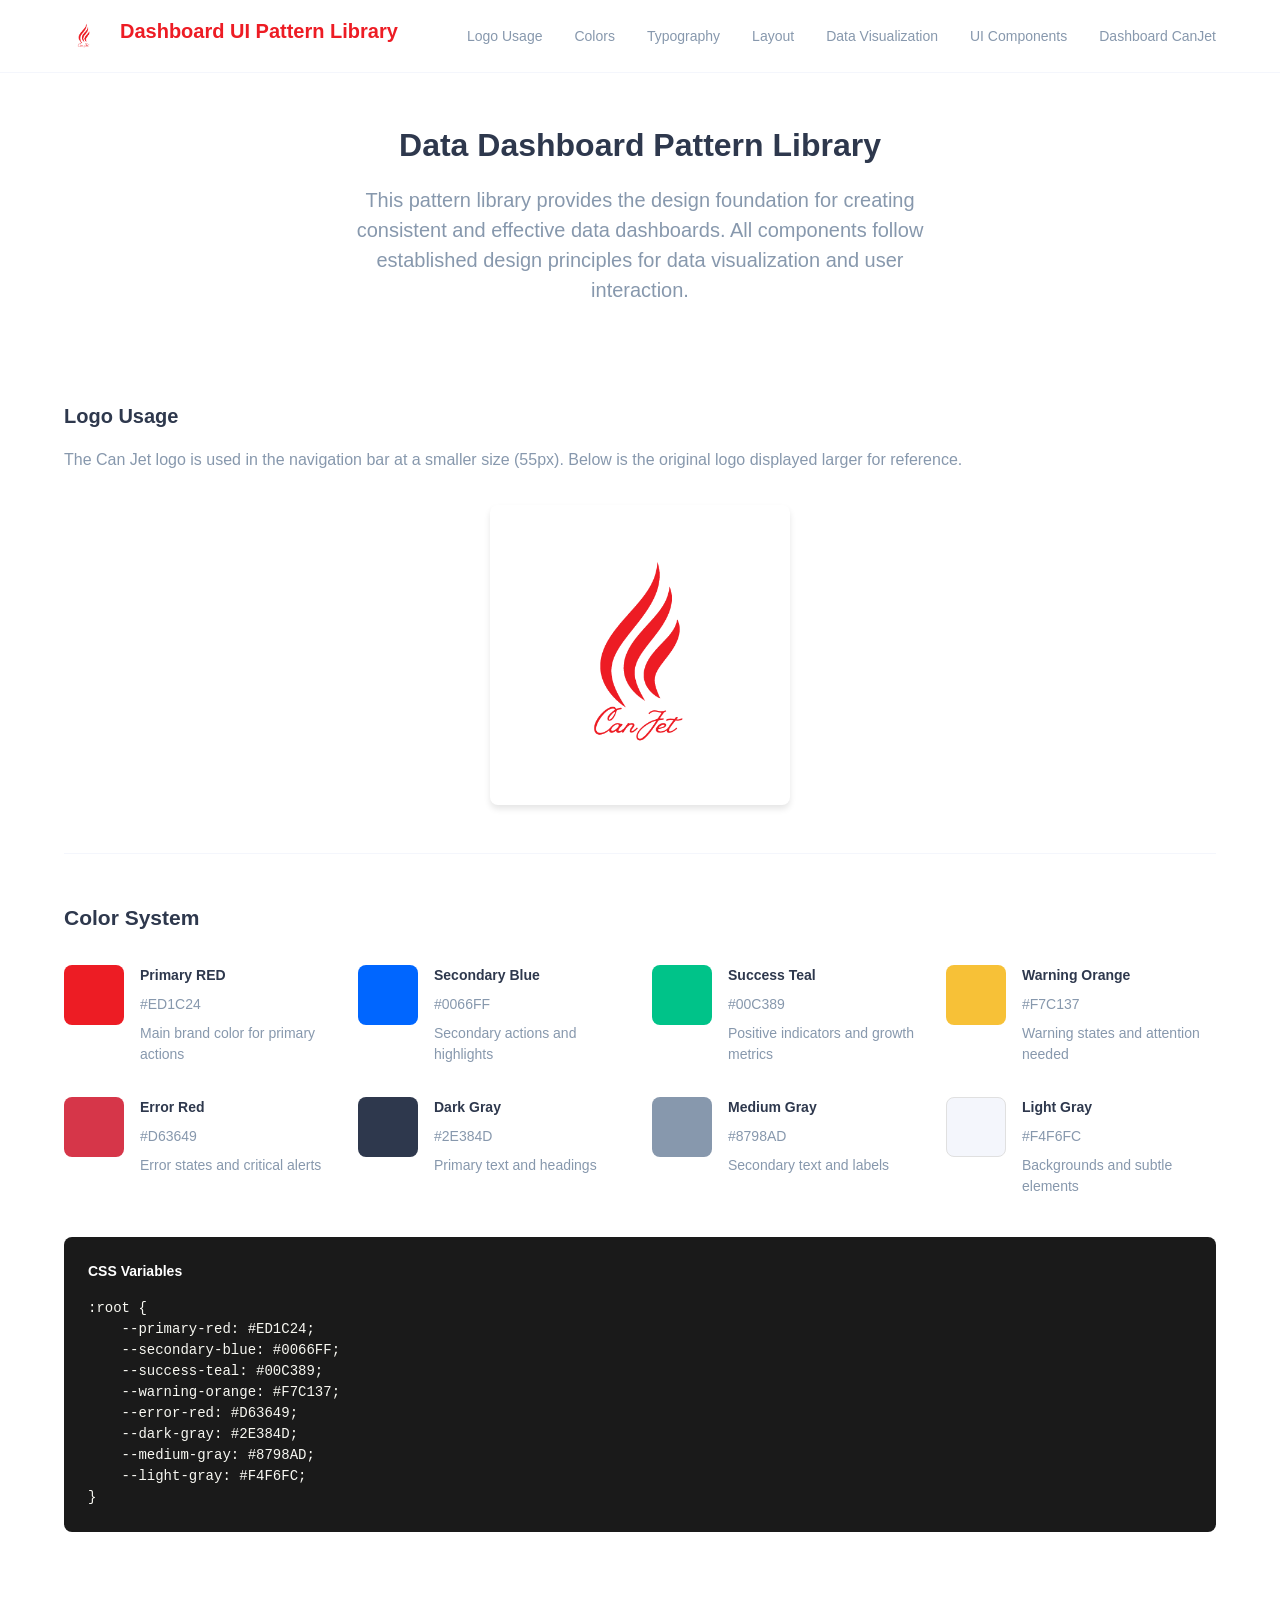
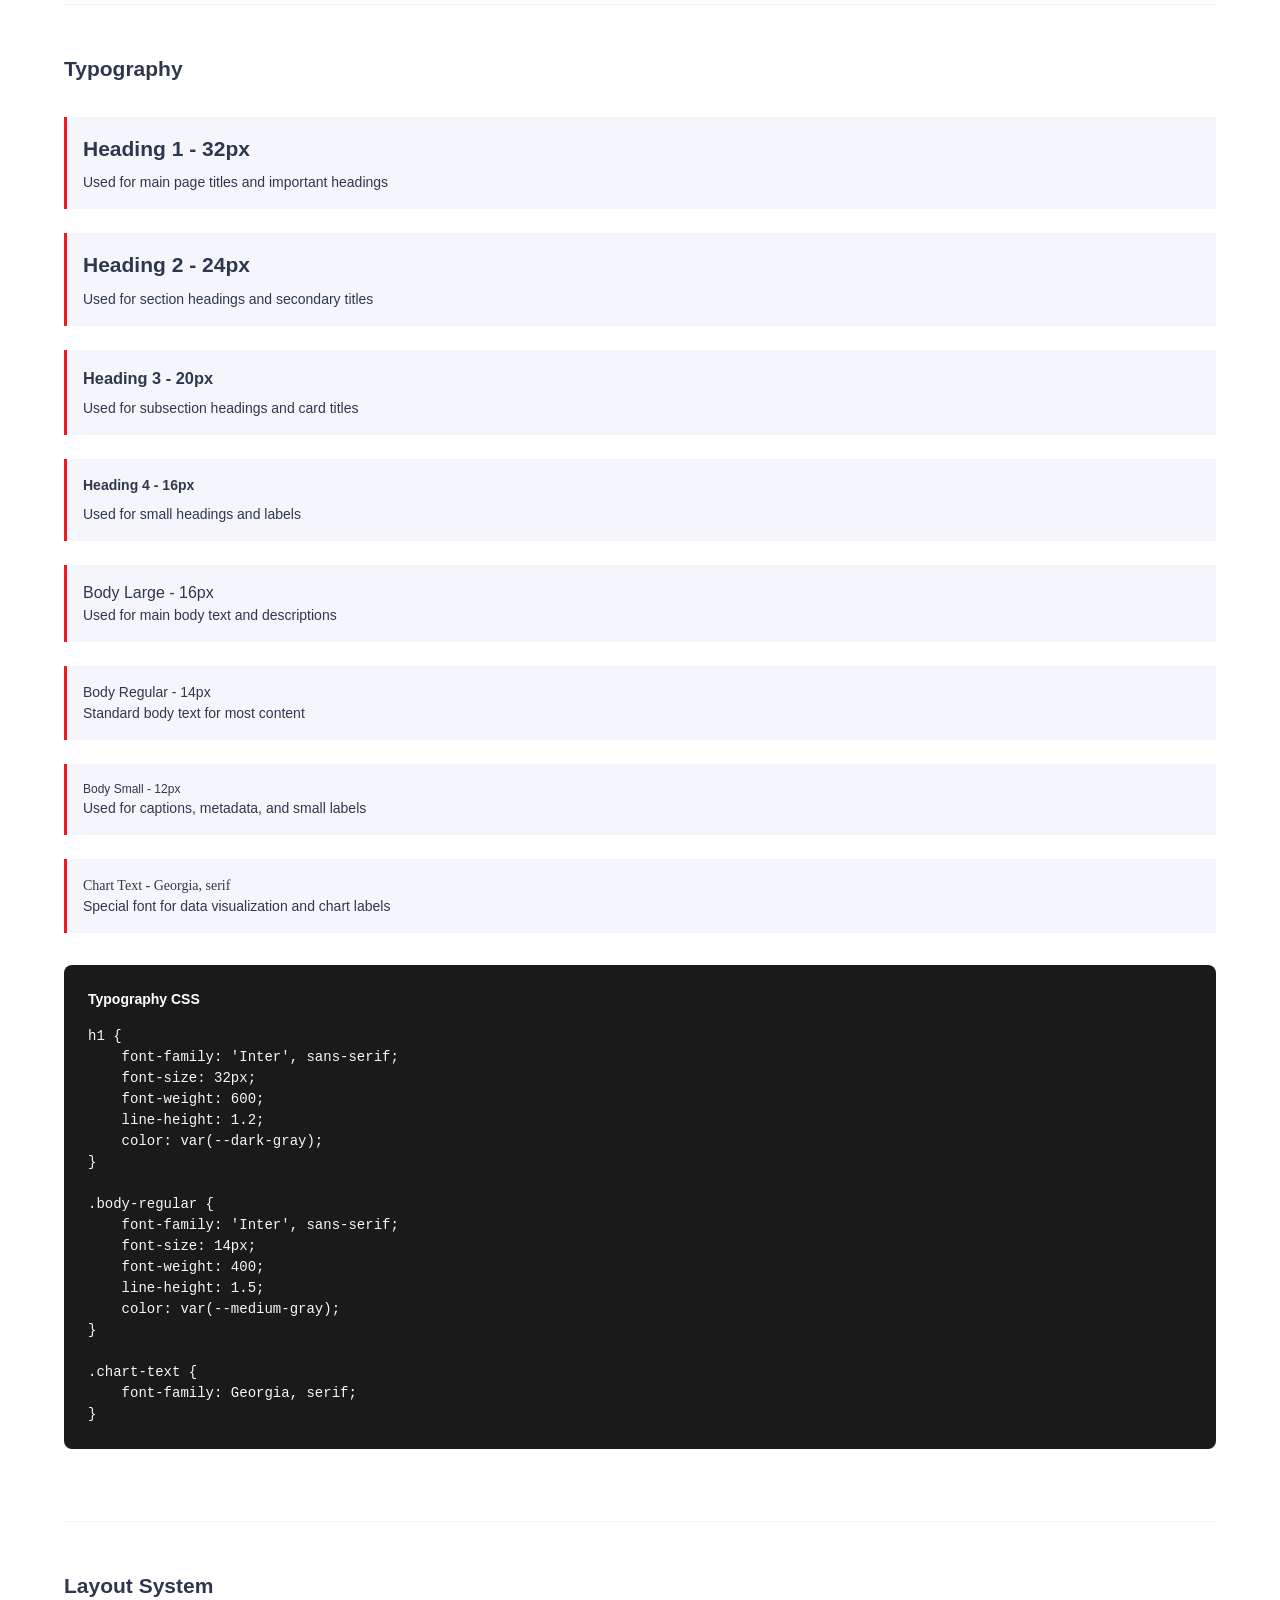
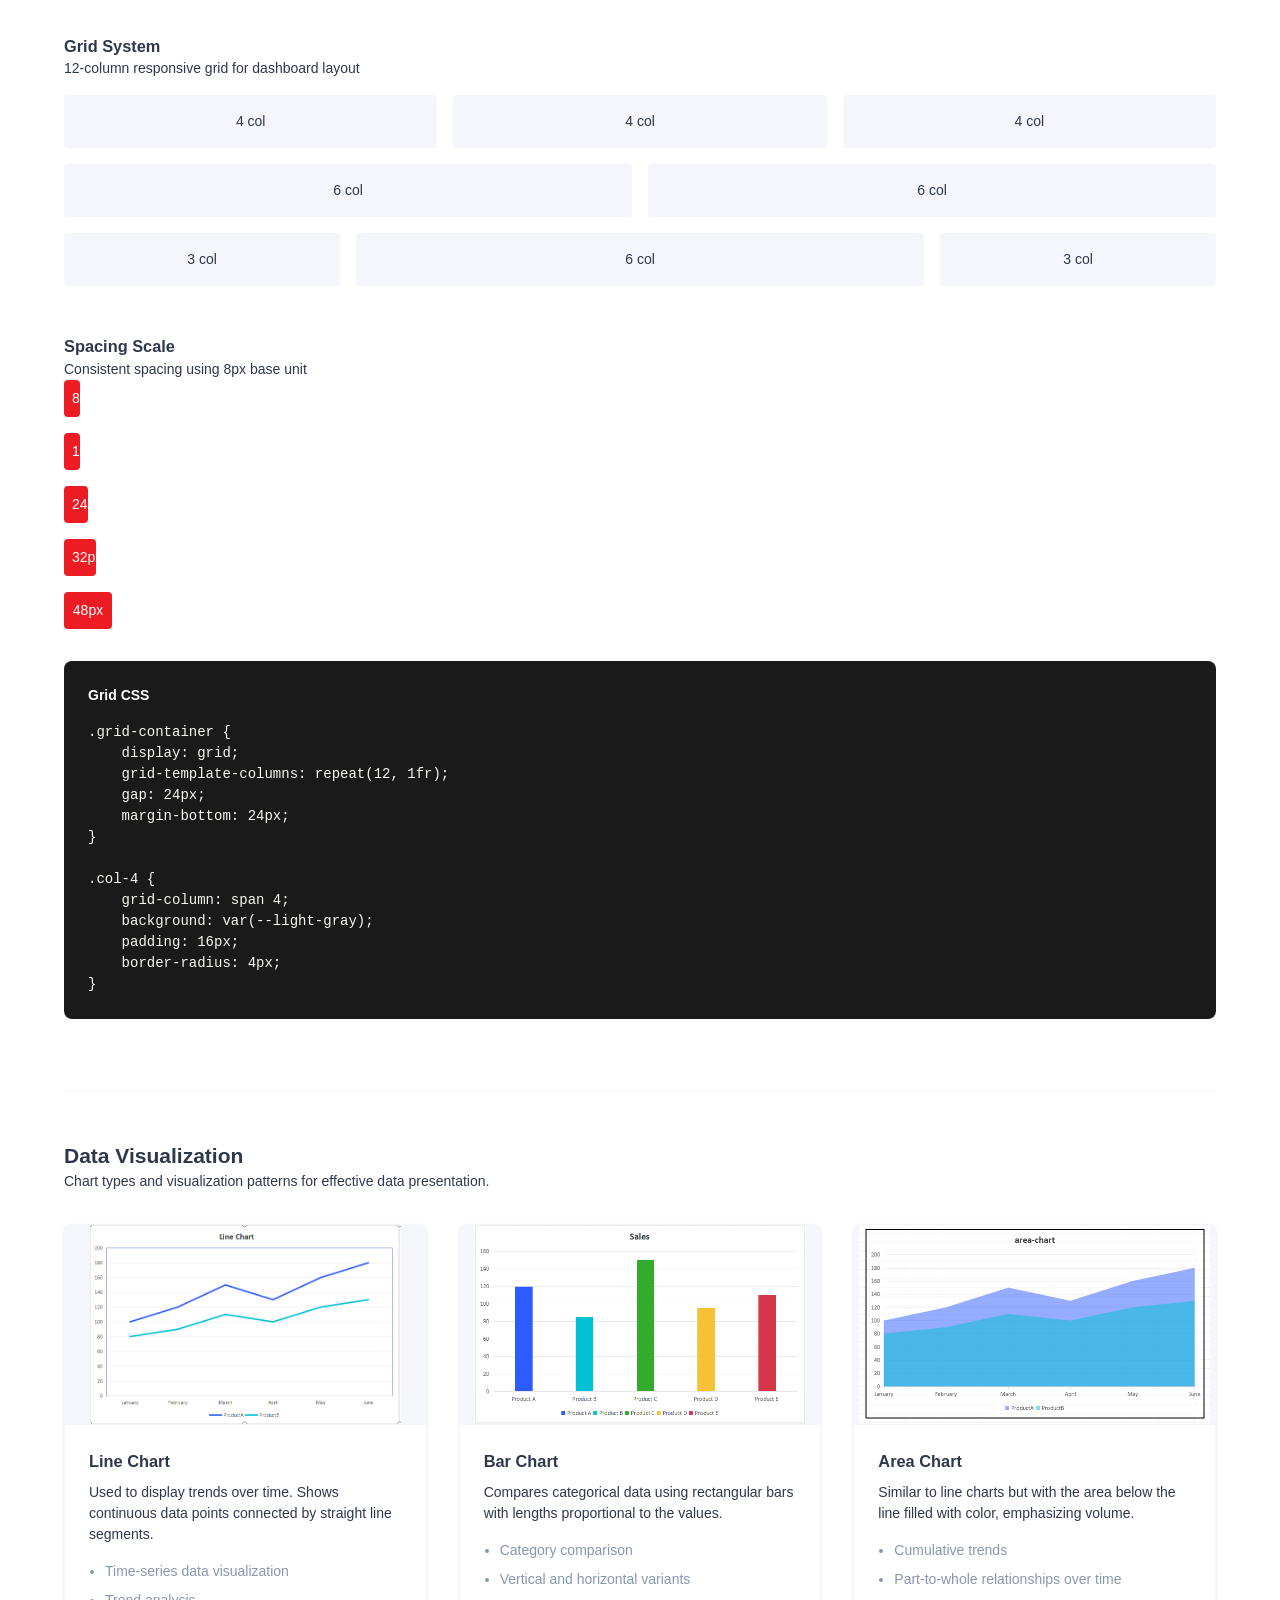
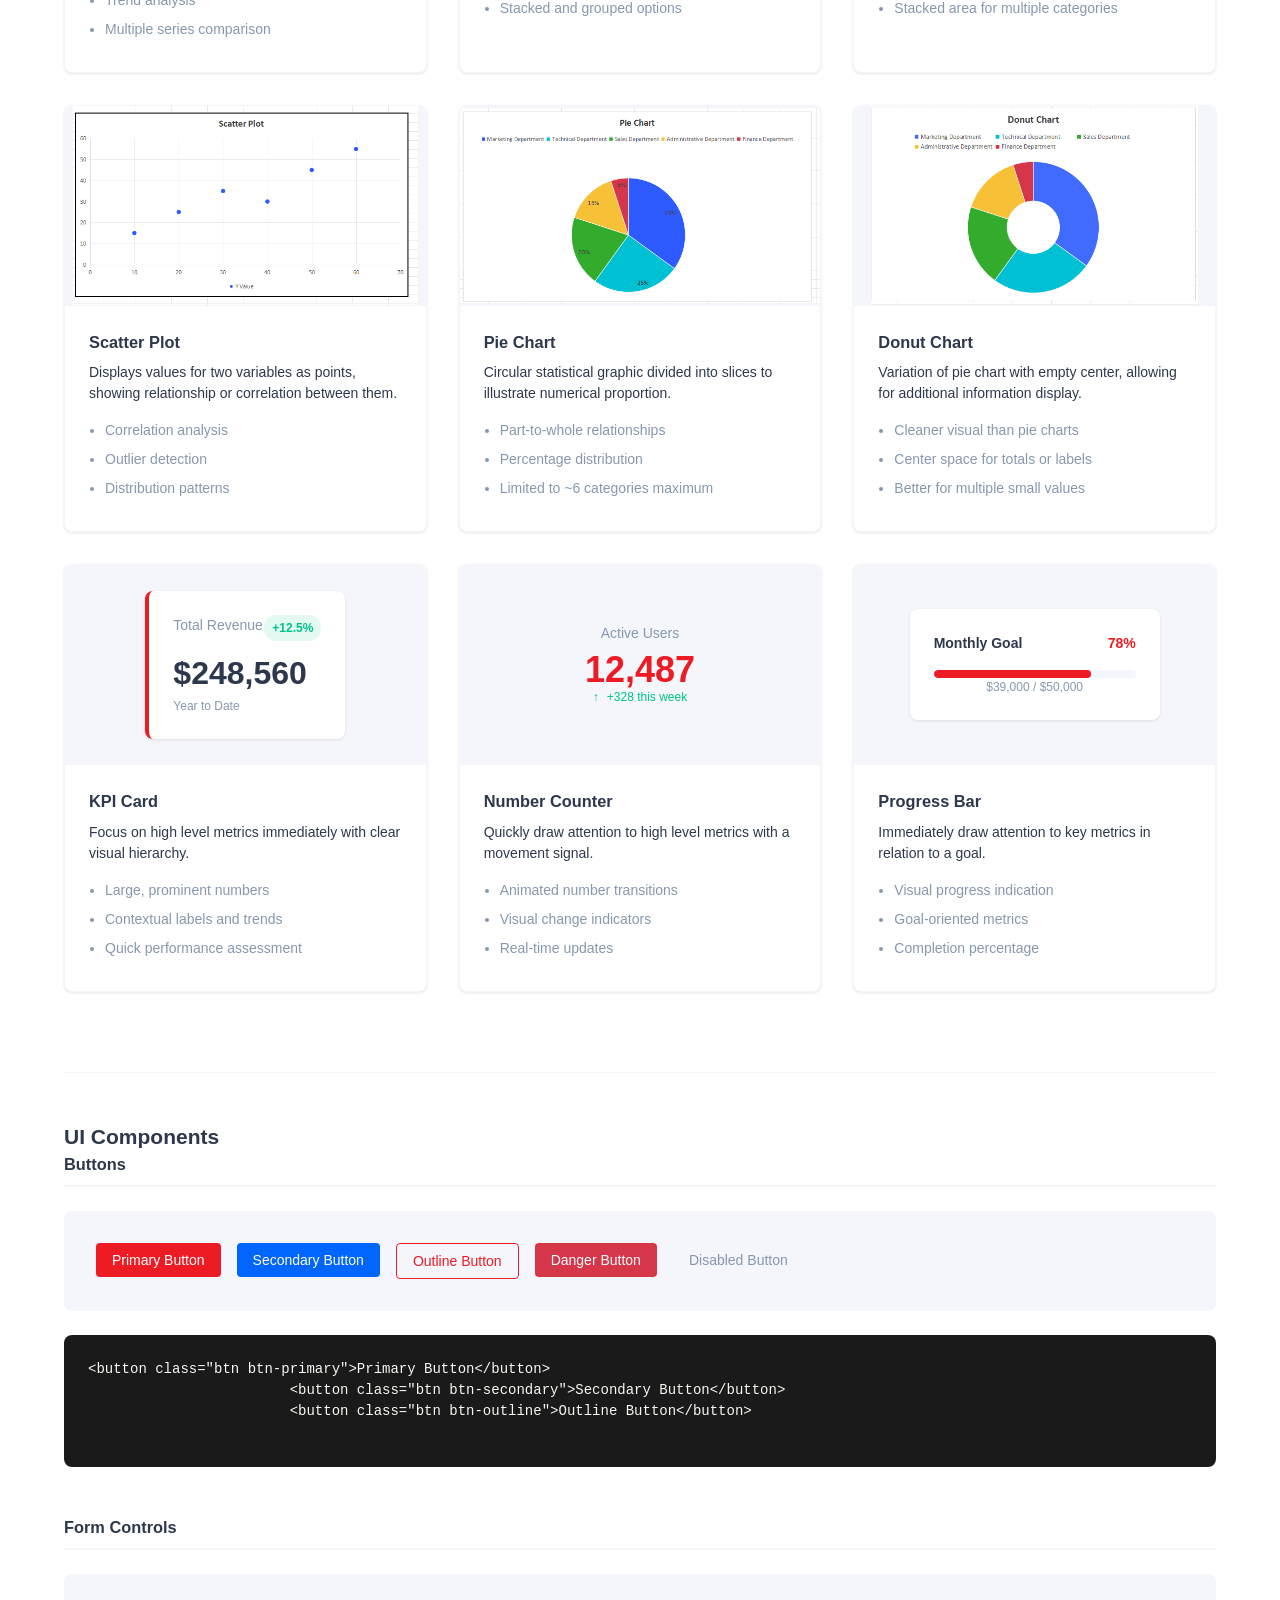
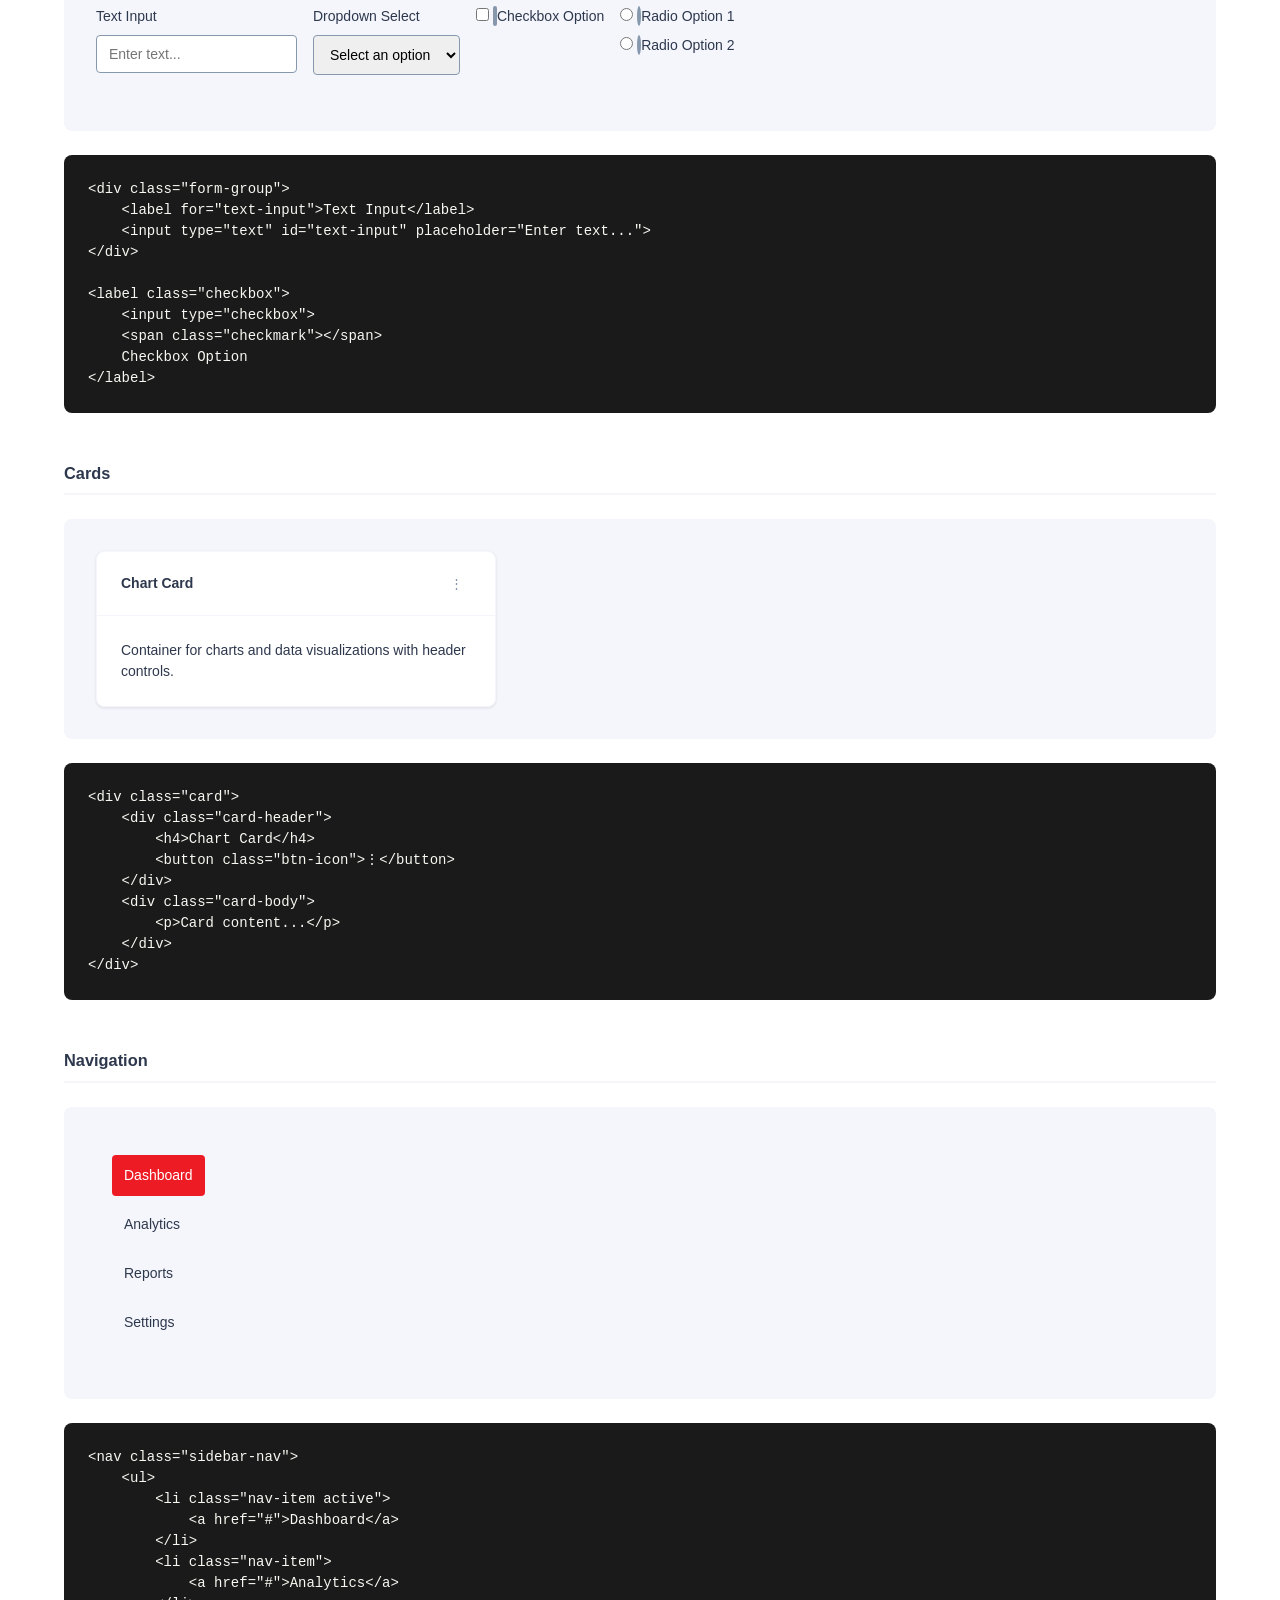
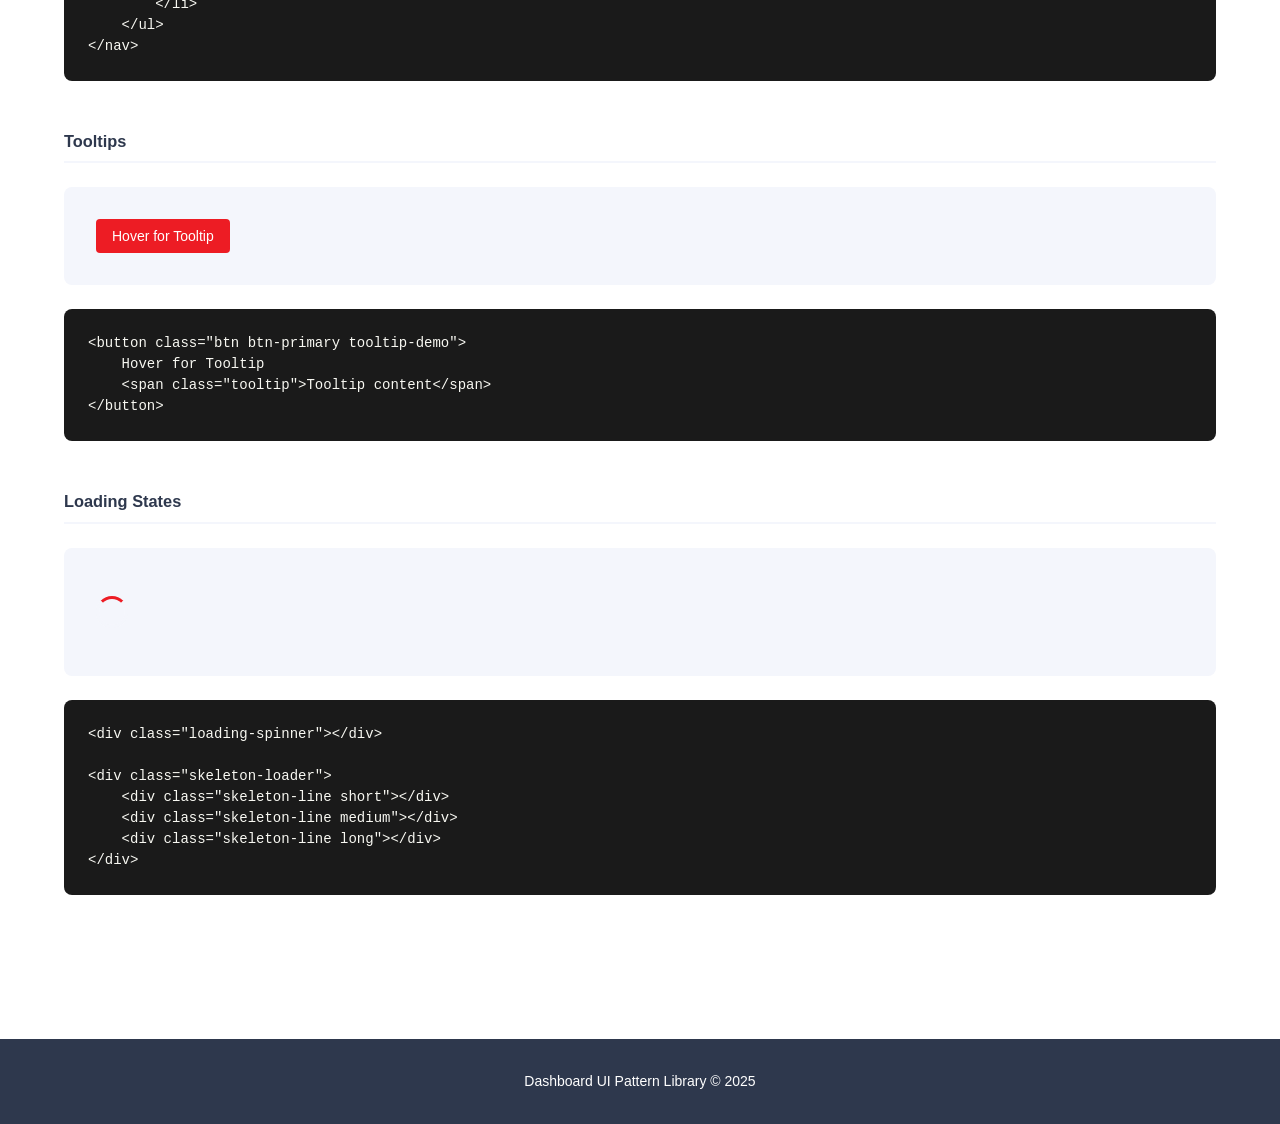
<file: index.html>
<!DOCTYPE html>
<html lang="en">

<head>
    <meta charset="UTF-8">
    <meta name="viewport" content="width=device-width, initial-scale=1.0">
    <title>Dashboard UI Pattern Library</title>
    <link rel="stylesheet" href="styles/main.css">
    <link rel="stylesheet" href="styles/components.css">
</head>

<body>
    <header class="header">
        <div class="container">
            <div class="logo-container">
                <img src="images/chart-examples/logo.png" alt="Dashboard Logo" class="logo-img">
                <h2 class="logo-text">Dashboard UI Pattern Library</h2>
            </div>
            <nav class="main-nav">
                <ul>
                    <li><a href="#logo-usage">Logo Usage</a></li>
                    <li><a href="#colors">Colors</a></li>
                    <li><a href="#typography">Typography</a></li>
                    <li><a href="#layout">Layout</a></li>
                    <li><a href="#data-viz">Data Visualization</a></li>
                    <li><a href="#components">UI Components</a></li>
                    <li><a href="dashboard.html">Dashboard CanJet</a></li>
                </ul>
            </nav>
        </div>
    </header>

    <main class="container">

        </section>
        <section class="intro">
            <h1>Data Dashboard Pattern Library</h1>
            <p>This pattern library provides the design foundation for creating consistent and effective data
                dashboards. All components follow established design principles for data visualization and user
                interaction.</p>
        </section>

        <!-- Logo Usage -->
        <section id="branding">
            <h2>Logo Usage</h2>
            <p>
                The Can Jet logo is used in the navigation bar at a smaller size (55px).
                Below is the original logo displayed larger for reference.
            </p>
            <img src="images/chart-examples/logo.png" alt="Can Jet logo" class="logo-large">
        </section>

        <!-- Color System -->
        <section id="colors" class="section">
            <h2>Color System</h2>
            <div class="color-grid">
                <div class="color-item">
                    <div class="color-swatch primary-red"></div>
                    <div class="color-info">
                        <h4>Primary RED</h4>
                        <p>#ED1C24</p>
                        <p>Main brand color for primary actions</p>
                    </div>
                </div>
                <div class="color-item">
                    <div class="color-swatch secondary-blue"></div>
                    <div class="color-info">
                        <h4>Secondary Blue</h4>
                        <p>#0066FF</p>
                        <p>Secondary actions and highlights</p>
                    </div>
                </div>
                <div class="color-item">
                    <div class="color-swatch success-teal"></div>
                    <div class="color-info">
                        <h4>Success Teal</h4>
                        <p>#00C389</p>
                        <p>Positive indicators and growth metrics</p>
                    </div>
                </div>
                <div class="color-item">
                    <div class="color-swatch warning"></div>
                    <div class="color-info">
                        <h4>Warning Orange</h4>
                        <p>#F7C137</p>
                        <p>Warning states and attention needed</p>
                    </div>
                </div>
                <div class="color-item">
                    <div class="color-swatch error"></div>
                    <div class="color-info">
                        <h4>Error Red</h4>
                        <p>#D63649</p>
                        <p>Error states and critical alerts</p>
                    </div>
                </div>
                <div class="color-item">
                    <div class="color-swatch gray-1"></div>
                    <div class="color-info">
                        <h4>Dark Gray</h4>
                        <p>#2E384D</p>
                        <p>Primary text and headings</p>
                    </div>
                </div>
                <div class="color-item">
                    <div class="color-swatch gray-2"></div>
                    <div class="color-info">
                        <h4>Medium Gray</h4>
                        <p>#8798AD</p>
                        <p>Secondary text and labels</p>
                    </div>
                </div>
                <div class="color-item">
                    <div class="color-swatch gray-3"></div>
                    <div class="color-info">
                        <h4>Light Gray</h4>
                        <p>#F4F6FC</p>
                        <p>Backgrounds and subtle elements</p>
                    </div>
                </div>
            </div>

            <div class="code-example">
                <h4>CSS Variables</h4>
                <pre><code>:root {
    --primary-red: #ED1C24;
    --secondary-blue: #0066FF;
    --success-teal: #00C389;
    --warning-orange: #F7C137;
    --error-red: #D63649;
    --dark-gray: #2E384D;
    --medium-gray: #8798AD;
    --light-gray: #F4F6FC;
}</code></pre>
            </div>
        </section>

        <!-- Typography -->
        <section id="typography" class="section">
            <h2>Typography</h2>
            <div class="typography-scale">
                <div class="type-item">
                    <h1>Heading 1 - 32px</h1>
                    <p>Used for main page titles and important headings</p>
                </div>
                <div class="type-item">
                    <h2>Heading 2 - 24px</h2>
                    <p>Used for section headings and secondary titles</p>
                </div>
                <div class="type-item">
                    <h3>Heading 3 - 20px</h3>
                    <p>Used for subsection headings and card titles</p>
                </div>
                <div class="type-item">
                    <h4>Heading 4 - 16px</h4>
                    <p>Used for small headings and labels</p>
                </div>
                <div class="type-item">
                    <p class="body-large">Body Large - 16px</p>
                    <p>Used for main body text and descriptions</p>
                </div>
                <div class="type-item">
                    <p class="body-regular">Body Regular - 14px</p>
                    <p>Standard body text for most content</p>
                </div>
                <div class="type-item">
                    <p class="body-small">Body Small - 12px</p>
                    <p>Used for captions, metadata, and small labels</p>
                </div>
                <div class="type-item">
                    <p class="chart-text">Chart Text - Georgia, serif</p>
                    <p>Special font for data visualization and chart labels</p>
                </div>
            </div>

            <div class="code-example">
                <h4>Typography CSS</h4>
                <pre><code>h1 {
    font-family: 'Inter', sans-serif;
    font-size: 32px;
    font-weight: 600;
    line-height: 1.2;
    color: var(--dark-gray);
}

.body-regular {
    font-family: 'Inter', sans-serif;
    font-size: 14px;
    font-weight: 400;
    line-height: 1.5;
    color: var(--medium-gray);
}

.chart-text {
    font-family: Georgia, serif;
}</code></pre>
            </div>
        </section>

        <!-- Layout System -->
        <section id="layout" class="section">
            <h2>Layout System</h2>
            <div class="layout-examples">
                <div class="layout-item">
                    <h3>Grid System</h3>
                    <p>12-column responsive grid for dashboard layout</p>
                    <div class="grid-demo">
                        <div class="grid-container">
                            <div class="col-4">4 col</div>
                            <div class="col-4">4 col</div>
                            <div class="col-4">4 col</div>
                        </div>
                        <div class="grid-container">
                            <div class="col-6">6 col</div>
                            <div class="col-6">6 col</div>
                        </div>
                        <div class="grid-container">
                            <div class="col-3">3 col</div>
                            <div class="col-6">6 col</div>
                            <div class="col-3">3 col</div>
                        </div>
                    </div>
                </div>

                <div class="layout-item">
                    <h3>Spacing Scale</h3>
                    <p>Consistent spacing using 8px base unit</p>
                    <div class="spacing-demo">
                        <div class="space-8">8px</div>
                        <div class="space-16">16px</div>
                        <div class="space-24">24px</div>
                        <div class="space-32">32px</div>
                        <div class="space-48">48px</div>
                    </div>
                </div>
            </div>

            <div class="code-example">
                <h4>Grid CSS</h4>
                <pre><code>.grid-container {
    display: grid;
    grid-template-columns: repeat(12, 1fr);
    gap: 24px;
    margin-bottom: 24px;
}

.col-4 {
    grid-column: span 4;
    background: var(--light-gray);
    padding: 16px;
    border-radius: 4px;
}</code></pre>
            </div>
        </section>

        <!-- Data Visualization -->
        <section id="data-viz" class="section">
            <h2>Data Visualization</h2>
            <p class="section-description">Chart types and visualization patterns for effective data presentation.</p>

            <div class="chart-grid">
                <!-- Existing Multi-Value Charts -->
                <div class="chart-item">
                    <div class="chart-visual">
                        <img src="images/chart-examples/line-chart.png" alt="Line Chart Example">
                    </div>
                    <div class="chart-info">
                        <h3>Line Chart</h3>
                        <p>Used to display trends over time. Shows continuous data points connected by straight line
                            segments.</p>
                        <ul>
                            <li>Time-series data visualization</li>
                            <li>Trend analysis</li>
                            <li>Multiple series comparison</li>
                        </ul>
                    </div>
                </div>

                <div class="chart-item">
                    <div class="chart-visual">
                        <img src="images/chart-examples/bar-chart.png" alt="Bar Chart Example">
                    </div>
                    <div class="chart-info">
                        <h3>Bar Chart</h3>
                        <p>Compares categorical data using rectangular bars with lengths proportional to the values.</p>
                        <ul>
                            <li>Category comparison</li>
                            <li>Vertical and horizontal variants</li>
                            <li>Stacked and grouped options</li>
                        </ul>
                    </div>
                </div>

                <div class="chart-item">
                    <div class="chart-visual">
                        <img src="images/chart-examples/area-chart.png" alt="Area Chart Example">
                    </div>
                    <div class="chart-info">
                        <h3>Area Chart</h3>
                        <p>Similar to line charts but with the area below the line filled with color, emphasizing
                            volume.</p>
                        <ul>
                            <li>Cumulative trends</li>
                            <li>Part-to-whole relationships over time</li>
                            <li>Stacked area for multiple categories</li>
                        </ul>
                    </div>
                </div>

                <div class="chart-item">
                    <div class="chart-visual">
                        <img src="images/chart-examples/scatter-plot.png" alt="Scatter Plot Example">
                    </div>
                    <div class="chart-info">
                        <h3>Scatter Plot</h3>
                        <p>Displays values for two variables as points, showing relationship or correlation between
                            them.</p>
                        <ul>
                            <li>Correlation analysis</li>
                            <li>Outlier detection</li>
                            <li>Distribution patterns</li>
                        </ul>
                    </div>
                </div>

                <div class="chart-item">
                    <div class="chart-visual">
                        <img src="images/chart-examples/pie-chart.png" alt="Pie Chart Example">
                    </div>
                    <div class="chart-info">
                        <h3>Pie Chart</h3>
                        <p>Circular statistical graphic divided into slices to illustrate numerical proportion.</p>
                        <ul>
                            <li>Part-to-whole relationships</li>
                            <li>Percentage distribution</li>
                            <li>Limited to ~6 categories maximum</li>
                        </ul>
                    </div>
                </div>

                <div class="chart-item">
                    <div class="chart-visual">
                        <img src="images/chart-examples/donut-chart.png" alt="Donut Chart Example">
                    </div>
                    <div class="chart-info">
                        <h3>Donut Chart</h3>
                        <p>Variation of pie chart with empty center, allowing for additional information display.</p>
                        <ul>
                            <li>Cleaner visual than pie charts</li>
                            <li>Center space for totals or labels</li>
                            <li>Better for multiple small values</li>
                        </ul>
                    </div>
                </div>

                <!-- Single Value Charts -->
                <div class="chart-item">
                    <div class="chart-visual">
                        <div class="single-value-demo">
                            <div class="kpi-card">
                                <div class="kpi-header">
                                    <h4>Total Revenue</h4>
                                    <span class="kpi-trend positive">+12.5%</span>
                                </div>
                                <div class="kpi-value">$248,560</div>
                                <div class="kpi-subtitle">Year to Date</div>
                            </div>
                        </div>
                    </div>
                    <div class="chart-info">
                        <h3>KPI Card</h3>
                        <p>Focus on high level metrics immediately with clear visual hierarchy.</p>
                        <ul>
                            <li>Large, prominent numbers</li>
                            <li>Contextual labels and trends</li>
                            <li>Quick performance assessment</li>
                        </ul>
                    </div>
                </div>

                <div class="chart-item">
                    <div class="chart-visual">
                        <div class="single-value-demo">
                            <div class="number-counter">
                                <div class="counter-label">Active Users</div>
                                <div class="counter-value" data-target="12487">12,487</div>
                                <div class="counter-change">
                                    <span class="change-indicator up">↑</span>
                                    <span>+328 this week</span>
                                </div>
                            </div>
                        </div>
                    </div>
                    <div class="chart-info">
                        <h3>Number Counter</h3>
                        <p>Quickly draw attention to high level metrics with a movement signal.</p>
                        <ul>
                            <li>Animated number transitions</li>
                            <li>Visual change indicators</li>
                            <li>Real-time updates</li>
                        </ul>
                    </div>
                </div>

                <div class="chart-item">
                    <div class="chart-visual">
                        <div class="single-value-demo">
                            <div class="progress-card">
                                <div class="progress-header">
                                    <h4>Monthly Goal</h4>
                                    <span class="progress-percent">78%</span>
                                </div>
                                <div class="progress-bar-container">
                                    <div class="progress-bar" style="width: 78%"></div>
                                </div>
                                <div class="progress-stats">
                                    <span>$39,000 / $50,000</span>
                                </div>
                            </div>
                        </div>
                    </div>
                    <div class="chart-info">
                        <h3>Progress Bar</h3>
                        <p>Immediately draw attention to key metrics in relation to a goal.</p>
                        <ul>
                            <li>Visual progress indication</li>
                            <li>Goal-oriented metrics</li>
                            <li>Completion percentage</li>
                        </ul>
                    </div>
                </div>
            </div>
        </section>

        <!-- UI Components -->
        <section id="components" class="section">
            <h2>UI Components</h2>

            <!-- Buttons -->
            <div class="component-group">
                <h3>Buttons</h3>
                <div class="component-demo">
                    <button class="btn btn-primary">Primary Button</button>
                    <button class="btn btn-secondary">Secondary Button</button>
                    <button class="btn btn-outline">Outline Button</button>
                    <button class="btn btn-danger">Danger Button</button>
                    <button class="btn" disabled>Disabled Button</button>
                </div>
                <div class="code-example">
                    <pre><code>&lt;button class="btn btn-primary"&gt;Primary Button&lt;/button&gt;
                        &lt;button class="btn btn-secondary"&gt;Secondary Button&lt;/button&gt;
                        &lt;button class="btn btn-outline"&gt;Outline Button&lt;/button&gt;</code>
                    </pre>
                </div>
            </div>

            <!-- Form Controls -->
            <div class="component-group">
                <h3>Form Controls</h3>
                <div class="component-demo">
                    <div class="form-group">
                        <label for="text-input">Text Input</label>
                        <input type="text" id="text-input" placeholder="Enter text...">
                    </div>
                    <div class="form-group">
                        <label for="dropdown">Dropdown Select</label>
                        <select id="dropdown">
                            <option value="">Select an option</option>
                            <option value="1">Option 1</option>
                            <option value="2">Option 2</option>
                        </select>
                    </div>
                    <div class="form-group">
                        <label class="checkbox">
                            <input type="checkbox">
                            <span class="checkmark"></span>
                            Checkbox Option
                        </label>
                    </div>
                    <div class="form-group">
                        <label class="radio">
                            <input type="radio" name="radio-group">
                            <span class="radiomark"></span>
                            Radio Option 1
                        </label>
                        <label class="radio">
                            <input type="radio" name="radio-group">
                            <span class="radiomark"></span>
                            Radio Option 2
                        </label>
                    </div>
                </div>
                <div class="code-example">
                    <pre><code>&lt;div class="form-group"&gt;
    &lt;label for="text-input"&gt;Text Input&lt;/label&gt;
    &lt;input type="text" id="text-input" placeholder="Enter text..."&gt;
&lt;/div&gt;

&lt;label class="checkbox"&gt;
    &lt;input type="checkbox"&gt;
    &lt;span class="checkmark"&gt;&lt;/span&gt;
    Checkbox Option
&lt;/label&gt;</code></pre>
                </div>
            </div>

            <!-- Cards -->
            <div class="component-group">
                <h3>Cards</h3>
                <div class="component-demo">
                    <div class="card">
                        <div class="card-header">
                            <h4>Chart Card</h4>
                            <button class="btn-icon">⋮</button>
                        </div>
                        <div class="card-body">
                            <p>Container for charts and data visualizations with header controls.</p>
                        </div>
                    </div>
                </div>
                <div class="code-example">
                    <pre><code>&lt;div class="card"&gt;
    &lt;div class="card-header"&gt;
        &lt;h4&gt;Chart Card&lt;/h4&gt;
        &lt;button class="btn-icon"&gt;⋮&lt;/button&gt;
    &lt;/div&gt;
    &lt;div class="card-body"&gt;
        &lt;p&gt;Card content...&lt;/p&gt;
    &lt;/div&gt;
&lt;/div&gt;</code></pre>
                </div>
            </div>

            <!-- Navigation -->
            <div class="component-group">
                <h3>Navigation</h3>
                <div class="component-demo">
                    <nav class="sidebar-nav">
                        <ul>
                            <li class="nav-item active">
                                <a href="#">Dashboard</a>
                            </li>
                            <li class="nav-item">
                                <a href="#">Analytics</a>
                            </li>
                            <li class="nav-item">
                                <a href="#">Reports</a>
                            </li>
                            <li class="nav-item">
                                <a href="#">Settings</a>
                            </li>
                        </ul>
                    </nav>
                </div>
                <div class="code-example">
                    <pre><code>&lt;nav class="sidebar-nav"&gt;
    &lt;ul&gt;
        &lt;li class="nav-item active"&gt;
            &lt;a href="#"&gt;Dashboard&lt;/a&gt;
        &lt;/li&gt;
        &lt;li class="nav-item"&gt;
            &lt;a href="#"&gt;Analytics&lt;/a&gt;
        &lt;/li&gt;
    &lt;/ul&gt;
&lt;/nav&gt;</code></pre>
                </div>
            </div>

            <!-- Tooltips -->
            <div class="component-group">
                <h3>Tooltips</h3>
                <div class="component-demo">
                    <button class="btn btn-primary tooltip-demo">
                        Hover for Tooltip
                        <span class="tooltip">This is a tooltip with additional information</span>
                    </button>
                </div>
                <div class="code-example">
                    <pre><code>&lt;button class="btn btn-primary tooltip-demo"&gt;
    Hover for Tooltip
    &lt;span class="tooltip"&gt;Tooltip content&lt;/span&gt;
&lt;/button&gt;</code></pre>
                </div>
            </div>

            <!-- Loading States -->
            <div class="component-group">
                <h3>Loading States</h3>
                <div class="component-demo">
                    <div class="loading-spinner"></div>
                    <div class="skeleton-loader">
                        <div class="skeleton-line short"></div>
                        <div class="skeleton-line medium"></div>
                        <div class="skeleton-line long"></div>
                    </div>
                </div>
                <div class="code-example">
                    <pre><code>&lt;div class="loading-spinner"&gt;&lt;/div&gt;

&lt;div class="skeleton-loader"&gt;
    &lt;div class="skeleton-line short"&gt;&lt;/div&gt;
    &lt;div class="skeleton-line medium"&gt;&lt;/div&gt;
    &lt;div class="skeleton-line long"&gt;&lt;/div&gt;
&lt;/div&gt;</code></pre>
                </div>
            </div>
        </section>
    </main>

    <footer class="footer">
        <div class="container">
            <p>Dashboard UI Pattern Library &copy; 2025</p>
        </div>
    </footer>

    <script src="scripts/main.js"></script>
</body>

</html>
</file>
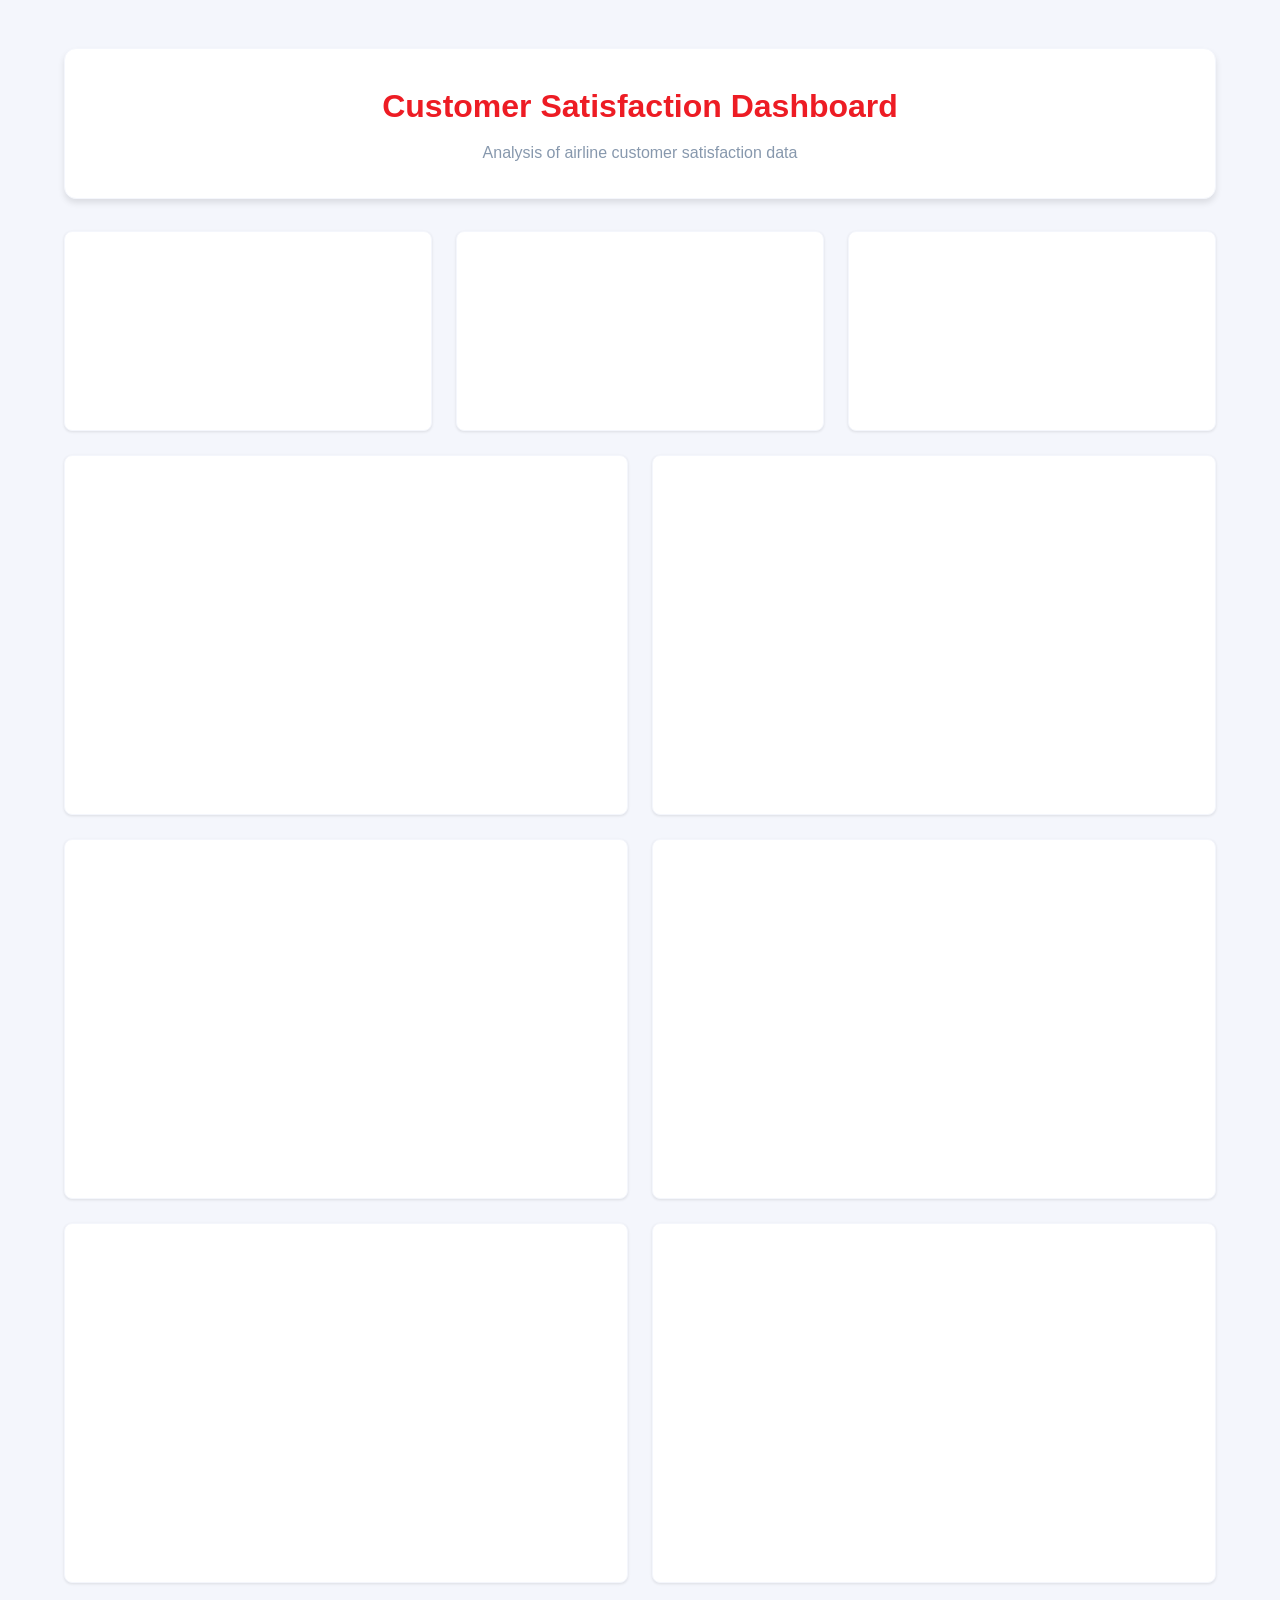
<file: dashboard.html>
<!DOCTYPE html>
<html lang="en">
<head>
    <meta charset="UTF-8">
    <meta name="viewport" content="width=device-width, initial-scale=1.0">
    <title>Customer Satisfaction Dashboard</title>
    <link rel="stylesheet" href="styles/main.css">
      <link rel="stylesheet" href="styles/dashboard.css">
    <link rel="stylesheet" href="styles/components.css">
     <link rel="stylesheet" href="styles/charts.css">
    <script src="https://d3js.org/d3.v7.min.js"></script>
</head>
<body>
    <div class="dashboard-container">
        <header class="dashboard-header">
            <h1>Customer Satisfaction Dashboard</h1>
            <p>Analysis of airline customer satisfaction data</p>
        </header>

        <main class="dashboard-main">
            <!-- Single Value Charts -->
            <div class="chart-row">
                <div class="chart-container single-value" id="chart7-loyal"></div>
                <div class="chart-container single-value" id="chart8-distance"></div>
                <div class="chart-container single-value" id="chart9-nodelay"></div>
            </div>

            <!-- Multi Value Charts -->
            <div class="chart-row">
                <div class="chart-container multi-value" id="chart1-distance"></div>
                <div class="chart-container multi-value" id="chart2-proportion"></div>
            </div>

            <div class="chart-row">
                <div class="chart-container multi-value" id="chart3-category"></div>
                <div class="chart-container multi-value" id="chart4-delay"></div>
            </div>

            <div class="chart-row">
                <div class="chart-container multi-value" id="chart5-seatclass"></div>
                <div class="chart-container multi-value" id="chart6-disloyal"></div>
            </div>
        </main>
    </div>

    <script src="scripts/dataService.js"></script>
    <script src="scripts/chart1-distance.js"></script>
    <script src="scripts/chart2-proportion.js"></script>
    <script src="scripts/chart3-category.js"></script>
    <script src="scripts/chart4-delay.js"></script>
    <script src="scripts/chart5-seatclass.js"></script>
    <script src="scripts/chart6-disloyal.js"></script>
    <script src="scripts/chart7-loyal.js"></script>
    <script src="scripts/chart8-distance.js"></script>
    <script src="scripts/chart9-nodelay.js"></script>
    <script src="scripts/main.js"></script>
</body>
</html>
</file>
<file: styles/main.css>
:root {
    /* Color System */
    --primary-red: #ED1C24;
    --secondary-blue: #0066FF;
    --success-teal: #00C389;
    --warning-orange: #F7C137;
    --error-red: #D63649;
    --dark-gray: #2E384D;
    --medium-gray: #8798AD;
    --light-gray: #F4F6FC;
    --white: #FFFFFF;

    /* Typography */
    --font-family: 'Inter', -apple-system, BlinkMacSystemFont, sans-serif;
    --font-size-xs: 12px;
    --font-size-sm: 14px;
    --font-size-md: 16px;
    --font-size-lg: 20px;
    --font-size-xl: 24px;
    --font-size-xxl: 32px;

    /* Spacing */
    --space-8: 8px;
    --space-16: 16px;
    --space-24: 24px;
    --space-32: 32px;
    --space-48: 48px;

    /* Border Radius */
    --border-radius-sm: 4px;
    --border-radius-md: 8px;
    --border-radius-lg: 12px;

    /* Shadows */
    --shadow-sm: 0 1px 3px rgba(0, 0, 0, 0.1);
    --shadow-md: 0 4px 6px rgba(0, 0, 0, 0.1);
    --shadow-lg: 0 10px 25px rgba(0, 0, 0, 0.1);

    /* Control Sizes */
    --control-size: 20px; 
}


* {
    margin: 0;
    padding: 0;
    box-sizing: border-box;
}

body {
    font-family: var(--font-family);
    font-size: var(--font-size-sm);
    line-height: 1.5;
    color: var(--dark-gray);
    background-color: var(--white);
}

.container {
    max-width: 1200px;
    margin: 0 auto;
    padding: 0 var(--space-24);
}

/* Header */
.header {
    background: var(--white);
    border-bottom: 1px solid var(--light-gray);
    position: sticky;
    top: 0;
    z-index: 100;
}

.header .container {
    display: flex;
    justify-content: space-between;
    align-items: center;
    padding: var(--space-16) var(--space-24);
}

.logo-container {
    display: flex;
    align-items: left;
    gap: var(--space-16);
}


.logo-img {
    height: 40px;
    width: auto;
}

.logo-text {
    font-size: var(--font-size-lg);
    font-weight: 600;
    color: var(--primary-red);
    margin: 0;
}

.main-nav ul {
    display: flex;
    list-style: none;
    gap: var(--space-32);
}

.main-nav a {
    text-decoration: none;
    color: var(--medium-gray);
    font-weight: 500;
    transition: color 0.2s;
}

.main-nav a:hover,
.main-nav a.active {
    color: var(--primary-red);
}

/* Sections */
.section {
    padding: var(--space-48) 0;
    border-bottom: 1px solid var(--light-gray);
}

.section:last-of-type {
    border-bottom: none;
}

.intro {
    padding: var(--space-48) 0;
    text-align: center;
}

.intro h1 {
    font-size: var(--font-size-xxl);
    margin-bottom: var(--space-16);
}

.intro p {
    font-size: var(--font-size-lg);
    color: var(--medium-gray);
    max-width: 600px;
    margin: 0 auto;
}

/* Logo Usage Center Alignment */
#branding {
    text-align: left;
    padding: var(--space-48) 0;
    border-bottom: 1px solid var(--light-gray);
}

#branding h2 {
    margin-bottom: var(--space-16);
    font-size: var(--font-size-lg);
}

#branding p {
    font-size: var(--font-size-md);
    color: var(--medium-gray);
    margin-bottom: var(--space-32);
    line-height: 1.6;
    text-align: left;
}

.logo-large {
    max-width: 300px;
    height: auto;
    margin: 0 auto;
    display: block;
    border-radius: var(--border-radius-md);
    box-shadow: var(--shadow-md);
}

/* Color System */
.color-grid {
    display: grid;
    grid-template-columns: repeat(auto-fit, minmax(250px, 1fr));
    gap: var(--space-24);
    margin: var(--space-32) 0;
}

.color-item {
    display: flex;
    align-items: flex-start;
    gap: var(--space-16);
}

.color-swatch {
    width: 60px;
    height: 60px;
    border-radius: var(--border-radius-md);
    flex-shrink: 0;
}

.primary-red { background: var(--primary-red); }
.secondary-blue { background: var(--secondary-blue); }
.success-teal { background: var(--success-teal); }
.warning { background: var(--warning-orange); }
.error { background: var(--error-red); }
.gray-1 { background: var(--dark-gray); }
.gray-2 { background: var(--medium-gray); }
.gray-3 { background: var(--light-gray); border: 1px solid #e0e0e0; }

.color-info h4 {
    margin-bottom: var(--space-8);
}

.color-info p {
    color: var(--medium-gray);
    margin-bottom: var(--space-8);
}

/* Typography */
.typography-scale {
    margin: var(--space-32) 0;
}

.type-item {
    margin-bottom: var(--space-24);
    padding: var(--space-16);
    border-left: 3px solid var(--primary-red);
    background: var(--light-gray);
}

.type-item h1, .type-item h2, .type-item h3, .type-item h4 {
    margin-bottom: var(--space-8);
}

.body-large {
    font-size: var(--font-size-md);
    font-weight: 500;
}

.body-regular {
    font-size: var(--font-size-sm);
}

.body-small {
    font-size: var(--font-size-xs);
}

/* Chart Text */
.chart-text {
    font-family: Georgia, serif;
}

/* Layout */
.layout-examples {
    display: grid;
    gap: var(--space-32);
    margin: var(--space-32) 0;
}

.grid-demo {
    margin: var(--space-16) 0;
}

.grid-container {
    display: grid;
    grid-template-columns: repeat(12, 1fr);
    gap: var(--space-16);
    margin-bottom: var(--space-16);
}

.col-4, .col-6, .col-3 {
    background: var(--light-gray);
    padding: var(--space-16);
    border-radius: var(--border-radius-sm);
    text-align: center;
    font-weight: 500;
}

.col-4 { grid-column: span 4; }
.col-6 { grid-column: span 6; }
.col-3 { grid-column: span 3; }

.spacing-demo {
    display: flex;
    flex-direction: column;
    gap: var(--space-16);
}

.space-8, .space-16, .space-24, .space-32, .space-48 {
    background: var(--primary-red);
    color: white;
    padding: var(--space-8);
    border-radius: var(--border-radius-sm);
    text-align: center;
}

.space-8 { width: 8px; }
.space-16 { width: 16px; }
.space-24 { width: 24px; }
.space-32 { width: 32px; }
.space-48 { width: 48px; }

/* Data Visualization */
.chart-grid {
    display: grid;
    grid-template-columns: repeat(auto-fit, minmax(350px, 1fr));
    gap: var(--space-32);
    margin: var(--space-32) 0;
}

.chart-item {
    background: var(--white);
    border: 1px solid var(--light-gray);
    border-radius: var(--border-radius-md);
    overflow: hidden;
    box-shadow: var(--shadow-sm);
}

.chart-visual {
    height: 200px;
    background: var(--light-gray);
    display: flex;
    align-items: center;
    justify-content: center;
    border-bottom: 1px solid var(--light-gray);
}

.chart-visual img {
    max-width: 100%;
    max-height: 100%;
    object-fit: contain;
}

.chart-info {
    padding: var(--space-24);
}

.chart-info h3 {
    margin-bottom: var(--space-8);
}

.chart-info ul {
    margin-top: var(--space-16);
    padding-left: var(--space-16);
}

.chart-info li {
    margin-bottom: var(--space-8);
    color: var(--medium-gray);
}

/* Single Value Charts */
.single-value-demo {
    display: flex;
    align-items: center;
    justify-content: center;
    height: 100%;
    padding: var(--space-16);
}

/* KPI Card */
.kpi-card {
    background: var(--white);
    padding: var(--space-24);
    border-radius: var(--border-radius-md);
    border-left: 4px solid var(--primary-red);
    box-shadow: var(--shadow-sm);
    min-width: 200px;
}

.kpi-header {
    display: flex;
    justify-content: space-between;
    align-items: flex-start;
    margin-bottom: var(--space-16);
}

.kpi-header h4 {
    margin: 0;
    font-size: var(--font-size-sm);
    color: var(--medium-gray);
    font-weight: 500;
}

.kpi-trend {
    font-size: var(--font-size-xs);
    font-weight: 600;
    padding: 4px 8px;
    border-radius: 12px;
}

.kpi-trend.positive {
    background: rgba(0, 195, 137, 0.1);
    color: var(--success-teal);
}

.kpi-value {
    font-size: 32px;
    font-weight: 700;
    color: var(--dark-gray);
    line-height: 1;
    margin-bottom: var(--space-8);
}

.kpi-subtitle {
    font-size: var(--font-size-xs);
    color: var(--medium-gray);
}

/* Number Counter */
.number-counter {
    text-align: center;
    padding: var(--space-24);
}

.counter-label {
    font-size: var(--font-size-sm);
    color: var(--medium-gray);
    margin-bottom: var(--space-8);
}

.counter-value {
    font-size: 36px;
    font-weight: 700;
    color: var(--primary-red);
    line-height: 1;
    margin-bottom: var(--space-12);
}

.counter-change {
    display: flex;
    align-items: center;
    justify-content: center;
    gap: var(--space-8);
    font-size: var(--font-size-xs);
    color: var(--success-teal);
}

.change-indicator {
    font-weight: bold;
}

.change-indicator.up {
    color: var(--success-teal);
}

/* Progress Bar */
.progress-card {
    background: var(--white);
    padding: var(--space-24);
    border-radius: var(--border-radius-md);
    box-shadow: var(--shadow-sm);
    min-width: 250px;
}

.progress-header {
    display: flex;
    justify-content: space-between;
    align-items: center;
    margin-bottom: var(--space-16);
}

.progress-header h4 {
    margin: 0;
    font-size: var(--font-size-sm);
    color: var(--dark-gray);
    font-weight: 600;
}

.progress-percent {
    font-size: var(--font-size-sm);
    font-weight: 700;
    color: var(--primary-red);
}

.progress-bar-container {
    height: 8px;
    background: var(--light-gray);
    border-radius: 4px;
    overflow: hidden;
    margin-bottom: var(--space-12);
}

.progress-bar {
    height: 100%;
    background: var(--primary-red);
    border-radius: 4px;
    transition: width 0.3s ease;
}

.progress-stats {
    font-size: var(--font-size-xs);
    color: var(--medium-gray);
    text-align: center;
}

/* Code Examples */
.code-example {
    background: #1a1a1a;
    border-radius: var(--border-radius-md);
    padding: var(--space-24);
    margin: var(--space-24) 0;
    overflow-x: auto;
}

.code-example h4 {
    color: white;
    margin-bottom: var(--space-16);
}

.code-example pre {
    color: #f8f8f2;
    font-family: 'Monaco', 'Menlo', 'Ubuntu Mono', monospace;
    font-size: var(--font-size-sm);
}

/* Component Groups */
.component-group {
    margin-bottom: var(--space-48);
}

.component-group h3 {
    margin-bottom: var(--space-24);
    padding-bottom: var(--space-8);
    border-bottom: 2px solid var(--light-gray);
}

.component-demo {
    background: var(--light-gray);
    padding: var(--space-32);
    border-radius: var(--border-radius-md);
    margin: var(--space-24) 0;
    display: flex;
    flex-wrap: wrap;
    gap: var(--space-16);
    align-items: flex-start;
}

/* Footer */
.footer {
    background: var(--dark-gray);
    color: white;
    text-align: center;
    padding: var(--space-32) 0;
    margin-top: var(--space-48);
}

/* Responsive Design */
@media (max-width: 768px) {
    .header .container {
        flex-direction: column;
        gap: var(--space-16);
    }
    
    .main-nav ul {
        flex-wrap: wrap;
        justify-content: center;
        gap: var(--space-16);
    }
    
    .color-grid {
        grid-template-columns: 1fr;
    }
    
    .chart-grid {
        grid-template-columns: 1fr;
    }
    
    .component-demo {
        flex-direction: column;
        align-items: flex-start;
    }
    
    .grid-container {
        grid-template-columns: 1fr;
    }
    
    .col-4, .col-6, .col-3 {
        grid-column: span 1;
    }
    
    .logo-usage-grid {
        grid-template-columns: 1fr;
    }
}
</file>
<file: styles/components.css>
/* Buttons */
.btn {
    display: inline-flex;
    align-items: center;
    justify-content: center;
    padding: 10px 16px;
    border: none;
    border-radius: var(--border-radius-sm);
    font-family: inherit;
    font-size: var(--font-size-sm);
    font-weight: 500;
    line-height: 1;
    text-decoration: none;
    cursor: pointer;
    transition: all 0.2s ease;
    gap: var(--space-8);
}

.btn-primary {
    background: var(--primary-red);
    color: white;
}

.btn-primary:hover {
    background: #cc191f;
    transform: translateY(-1px);
}

.btn-secondary {
    background: var(--secondary-blue);
    color: white;
}

.btn-outline {
    background: transparent;
    color: var(--primary-red);
    border: 1px solid var(--primary-red);
}

.btn-outline:hover {
    background: var(--primary-red);
    color: white;
}

.btn-danger {
    background: var(--error-red);
    color: white;
}

.btn:disabled {
    background: var(--light-gray);
    color: var(--medium-gray);
    cursor: not-allowed;
    transform: none;
}

.btn-icon {
    background: none;
    border: none;
    padding: 8px;
    border-radius: var(--border-radius-sm);
    cursor: pointer;
    color: var(--medium-gray);
}

.btn-icon:hover {
    background: var(--light-gray);
    color: var(--dark-gray);
}

/* Form Controls */
.form-group {
    margin-bottom: var(--space-24);
}

.form-group label {
    display: block;
    margin-bottom: var(--space-8);
    font-weight: 500;
    color: var(--dark-gray);
}

input[type="text"],
select {
    width: 100%;
    max-width: 300px;
    padding: 10px 12px;
    border: 1px solid var(--medium-gray);
    border-radius: var(--border-radius-sm);
    font-family: inherit;
    font-size: var(--font-size-sm);
    transition: border-color 0.2s;
}

input[type="text"]:focus,
select:focus {
    outline: none;
    border-color: var(--primary-red);
    box-shadow: 0 0 0 3px rgba(237, 28, 36, 0.1);
}

/* Checkbox and Radio */
.checkbox,
.radio {
    display: flex;
    align-items: center;
    gap: var(--space-8);
    cursor: pointer;
    margin-bottom: var(--space-8);
}

.checkbox input,
.radio input {
    pointer-events: none; 
}

.checkmark,
.radiomark {
    width: 16px;
    height: 16px;
    border: 2px solid var(--medium-gray);
    border-radius: 3px;
    position: relative;
    transition: all 0.2s;
}

.radiomark {
    border-radius: 50%;
}

.checkbox input:checked + .checkmark {
    background: var(--primary-red);
    border-color: var(--primary-red);
}

.checkbox input:checked + .checkmark::after {
    content: '';
    position: absolute;
    left: 4px;
    top: 1px;
    width: 4px;
    height: 8px;
    border: solid white;
    border-width: 0 2px 2px 0;
    transform: rotate(45deg);
}

.radio input:checked + .radiomark {
    border-color: var(--primary-red);
}

.radio input:checked + .radiomark::after {
    content: '';
    position: absolute;
    top: 3px;
    left: 3px;
    width: 6px;
    height: 6px;
    background: var(--primary-red);
    border-radius: 50%;
}

/* Cards */
.card {
    background: var(--white);
    border: 1px solid var(--light-gray);
    border-radius: var(--border-radius-md);
    box-shadow: var(--shadow-sm);
    max-width: 400px;
}

.card-header {
    display: flex;
    justify-content: space-between;
    align-items: center;
    padding: var(--space-16) var(--space-24);
    border-bottom: 1px solid var(--light-gray);
}

.card-header h4 {
    margin: 0;
}

.card-body {
    padding: var(--space-24);
}

/* Navigation */
.sidebar-nav {
    background: var(--light-gray);
    border-radius: var(--border-radius-md);
    padding: var(--space-16);
    max-width: 250px;
}

.sidebar-nav ul {
    list-style: none;
}

.nav-item {
    margin-bottom: var(--space-8);
}

.nav-item a {
    display: block;
    padding: 10px 12px;
    text-decoration: none;
    color: var(--dark-gray);
    border-radius: var(--border-radius-sm);
    transition: all 0.2s;
}

.nav-item a:hover {
    background: rgba(237, 28, 36, 0.1);
    color: var(--primary-red);
}

.nav-item.active a {
    background: var(--primary-red);
    color: white;
}

/* Tooltips */
.tooltip-demo {
    position: relative;
}

.tooltip {
    position: absolute;
    bottom: 100%;
    left: 50%;
    transform: translateX(-50%);
    background: var(--dark-gray);
    color: white;
    padding: 8px 12px;
    border-radius: var(--border-radius-sm);
    font-size: var(--font-size-xs);
    white-space: nowrap;
    opacity: 0;
    visibility: hidden;
    transition: all 0.2s;
    margin-bottom: 8px;
}

.tooltip-demo:hover .tooltip {
    opacity: 1;
    visibility: visible;
}

.tooltip::after {
    content: '';
    position: absolute;
    top: 100%;
    left: 50%;
    transform: translateX(-50%);
    border: 4px solid transparent;
    border-top-color: var(--dark-gray);
}

/* Loading States */
.loading-spinner {
    width: 32px;
    height: 32px;
    border: 3px solid var(--light-gray);
    border-top: 3px solid var(--primary-red);
    border-radius: 50%;
    animation: spin 1s linear infinite;
    margin: var(--space-16) 0;
}

@keyframes spin {
    0% { transform: rotate(0deg); }
    100% { transform: rotate(360deg); }
}

.skeleton-loader {
    max-width: 300px;
}

.skeleton-line {
    background: linear-gradient(90deg, var(--light-gray) 25%, #e8e8e8 50%, var(--light-gray) 75%);
    background-size: 200% 100%;
    animation: loading 1.5s infinite;
    height: 12px;
    margin-bottom: var(--space-8);
    border-radius: var(--border-radius-sm);
}

.skeleton-line.short { width: 60%; }
.skeleton-line.medium { width: 80%; }
.skeleton-line.long { width: 100%; }

@keyframes loading {
    0% { background-position: 200% 0; }
    100% { background-position: -200% 0; }
}
</file>
<file: styles/dashboard.css>
/* Dashboard specific styles */
body {
    font-family: var(--font-family);
    background: var(--light-gray);
    color: var(--dark-gray);
    line-height: 1.6;
}

.dashboard-container {
    max-width: 1200px;
    margin: 0 auto;
    padding: var(--space-48) var(--space-24) var(--space-32);
}

.dashboard-header {
    text-align: center;
    margin-bottom: var(--space-32);
    padding: var(--space-32);
    background: var(--white);
    border-radius: var(--border-radius-lg);
    border: 1px solid var(--light-gray);
    box-shadow: var(--shadow-md);
}

.dashboard-header h1 {
    color: var(--primary-red);
    margin-bottom: var(--space-8);
    font-size: var(--font-size-xxl);
    font-weight: 600;
}

.dashboard-header p {
    color: var(--medium-gray);
    font-size: var(--font-size-md);
}

.dashboard-main {
    display: flex;
    flex-direction: column;
    gap: var(--space-24);
}

.chart-row {
    display: grid;
    grid-template-columns: repeat(auto-fit, minmax(320px, 1fr));
    gap: var(--space-24);
}

.chart-container {
    background: var(--white);
    border-radius: var(--border-radius-md);
    border: 1px solid var(--light-gray);
    padding: var(--space-24);
    box-shadow: var(--shadow-sm);
    transition: transform 0.2s ease, box-shadow 0.2s ease;
}

.chart-container:hover {
    transform: translateY(-4px);
    box-shadow: var(--shadow-md);
}

.chart-container.single-value {
    text-align: center;
    min-height: 200px;
    display: flex;
    flex-direction: column;
    justify-content: center;
}

.chart-container.multi-value {
    min-height: 360px;
}

.kpi-card {
    padding: var(--space-16) var(--space-24);
    text-align: center;
}

.kpi-card h2 {
    font-size: var(--font-size-xxl);
    margin: var(--space-8) 0;
    font-weight: 700;
    color: var(--dark-gray);
}

.kpi-card p {
    font-size: var(--font-size-md);
    color: var(--medium-gray);
}

/* Responsive Design */
@media (max-width: 1024px) {
    .dashboard-container {
        padding: var(--space-32) var(--space-16);
    }
}

@media (max-width: 768px) {
    .dashboard-header {
        padding: var(--space-24);
    }

    .dashboard-header h1 {
        font-size: var(--font-size-xl);
    }

    .kpi-card h2 {
        font-size: var(--font-size-xl);
    }
}
</file>
<file: styles/charts.css>
/* Chart specific styles */
.chart-title {
    font-size: 1.5rem;
    font-weight: bold;
    color: #2E384D;
    margin-bottom: 15px;
    text-align: center;
}

.axis-label {
    font-size: 14px;
    fill: #666;
}

.tick text {
    font-size: 12px;
    fill: #666;
}

.tick line {
    stroke: #e0e0e0;
}

.grid-line {
    stroke: #f0f0f0;
    stroke-width: 1;
}

.tooltip {
    position: absolute;
    background: rgba(255, 255, 255, 0.95);
    border: 1px solid #ddd;
    border-radius: 5px;
    padding: 10px;
    pointer-events: none;
    box-shadow: 0 2px 10px rgba(0,0,0,0.1);
    font-size: 12px;
    z-index: 1000;
}

.legend {
    font-size: 12px;
}

.bar {
    transition: opacity 0.3s ease;
}

.bar:hover {
    opacity: 0.8;
}

.slice {
    transition: transform 0.3s ease;
}

.slice:hover {
    transform: scale(1.05);
}

/* Interactive elements */
.dropdown {
    padding: 8px 12px;
    border: 1px solid #ddd;
    border-radius: 5px;
    background: white;
    margin-bottom: 15px;
}

.brush {
    fill: rgba(0, 195, 137, 0.2);
    stroke: #00C389;
    stroke-width: 1;
}

.zoom-controls {
    margin-bottom: 15px;
    text-align: center;
}

.zoom-btn {
    padding: 5px 10px;
    margin: 0 5px;
    border: 1px solid #ddd;
    background: white;
    border-radius: 3px;
    cursor: pointer;
}

.zoom-btn:hover {
    background: #f5f5f5;
}
</file>
